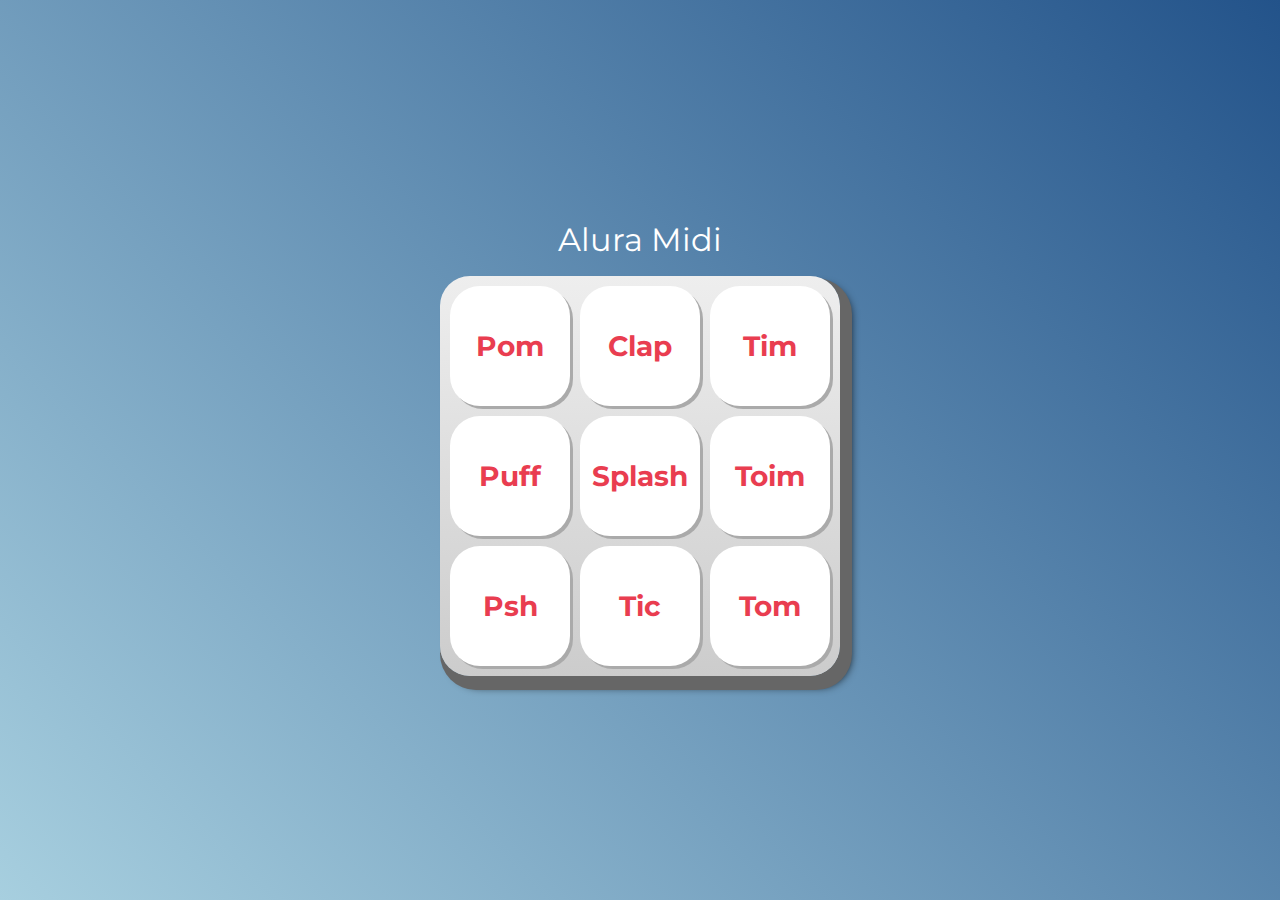
<file: aluramidi/index.html>
<!DOCTYPE html>
<html lang="pt-BR">
<head>
    <meta charset="UTF-8">
    <meta http-equiv="X-UA-Compatible" content="IE=edge">
    <meta name="viewport" content="width=device-width, initial-scale=1.0">

    <title>Alura MIDI</title>

    <link rel="preconnect" href="https://fonts.googleapis.com">
    <link rel="preconnect" href="https://fonts.gstatic.com" crossorigin>
    <link href="https://fonts.googleapis.com/css2?family=Montserrat:wght@500;600&display=swap" rel="stylesheet">

    <link rel="icon" type="image/png" href="images/bateria.png">
    <link rel="stylesheet" href="css/reset.css">
    <link rel="stylesheet" href="css/estilos.css">

</head>
<body>

    <h1>Alura Midi</h1>

    <section class="teclado">
        <button class="tecla tecla_pom">Pom</button>
        <button class="tecla tecla_clap">Clap</button>
        <button class="tecla tecla_tim">Tim</button>

        <button class="tecla tecla_puff">Puff</button>
        <button class="tecla tecla_splash">Splash</button>
        <button class="tecla tecla_toim">Toim</button>

        <button class="tecla tecla_psh">Psh</button>
        <button class="tecla tecla_tic">Tic</button>
        <button class="tecla tecla_tom">Tom</button>
    </section>

    <audio src="sounds/keyq.wav" id="som_tecla_pom"></audio>
    <audio src="sounds/keyw.wav" id="som_tecla_clap"></audio>
    <audio src="sounds/keye.wav" id="som_tecla_tim"></audio>
    <audio src="sounds/keya.wav" id="som_tecla_puff"></audio>
    <audio src="sounds/keys.wav" id="som_tecla_splash"></audio>
    <audio src="sounds/keyd.wav" id="som_tecla_toim"></audio>
    <audio src="sounds/keyz.wav" id="som_tecla_psh"></audio>
    <audio src="sounds/keyx.wav" id="som_tecla_tic"></audio>
    <audio src="sounds/keyc.wav" id="som_tecla_tom"></audio>

    <script src="app.js"></script>
</body>
</html>
</file>
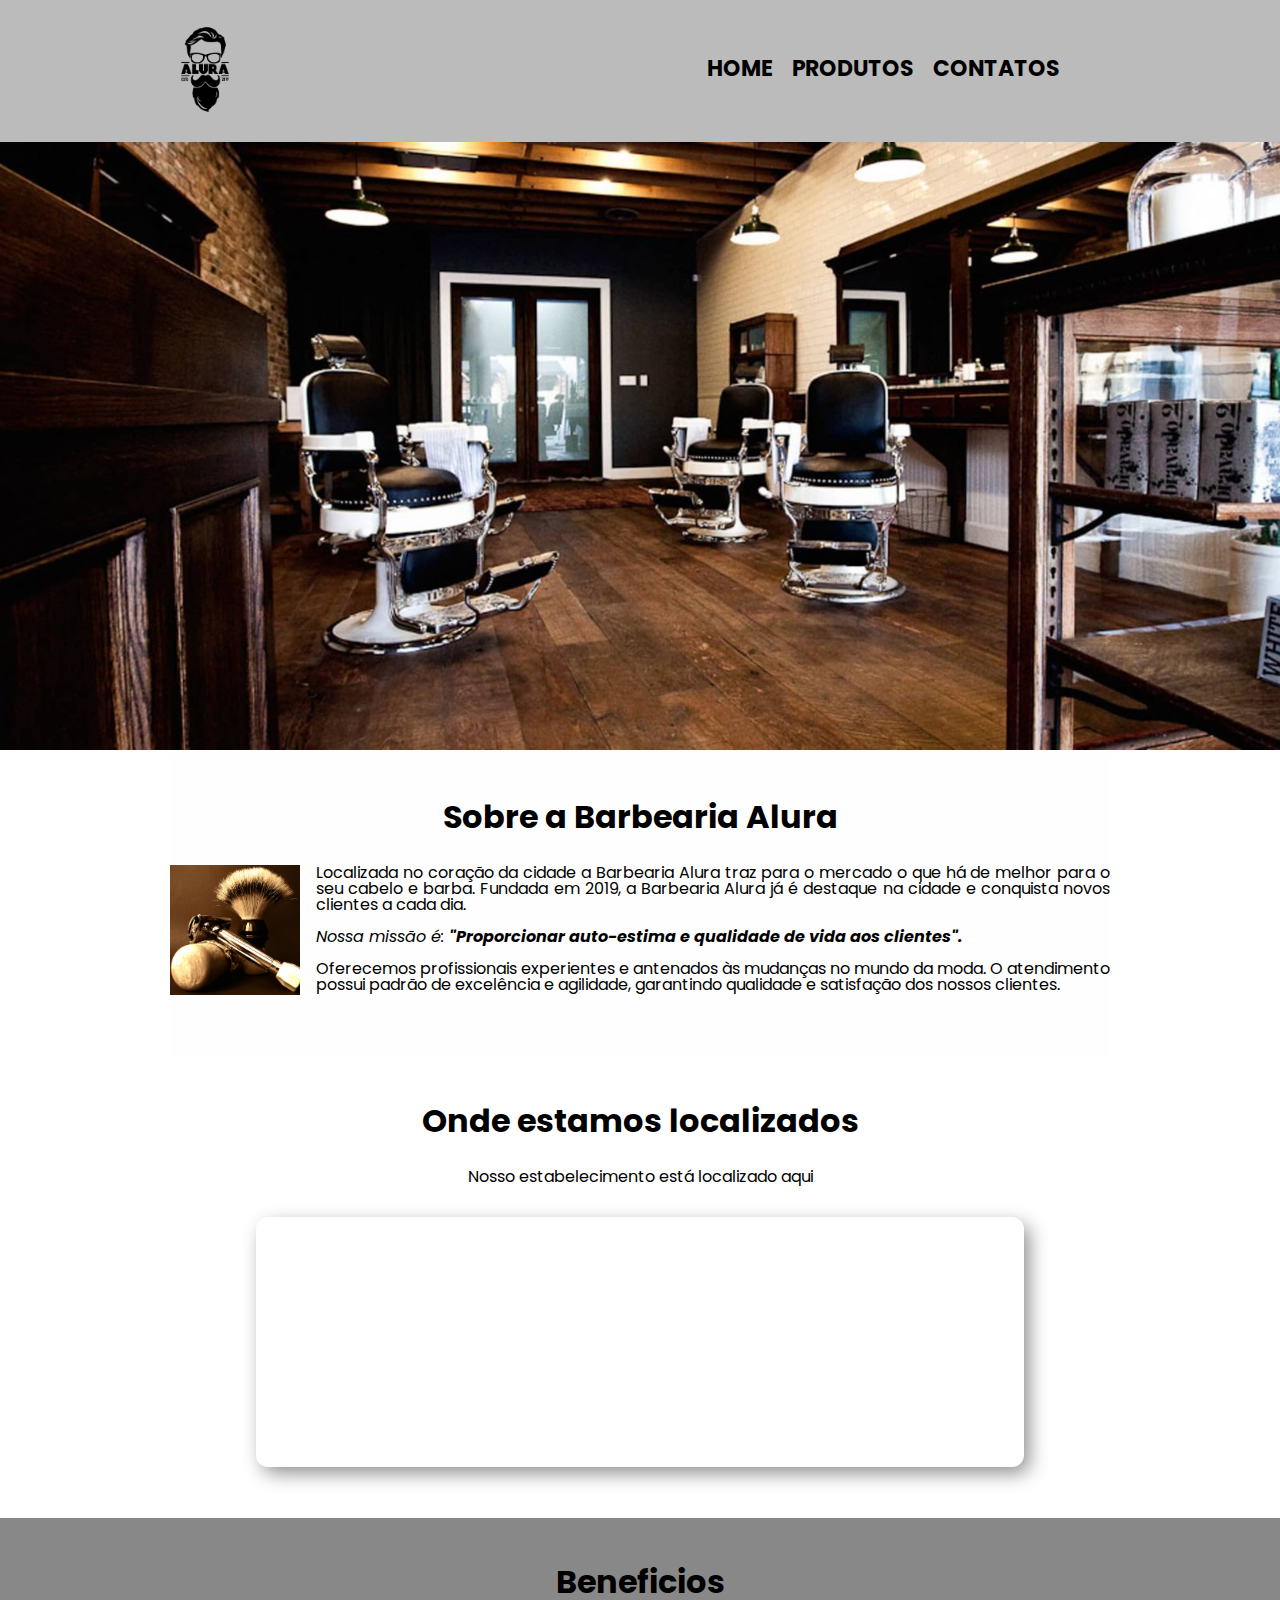
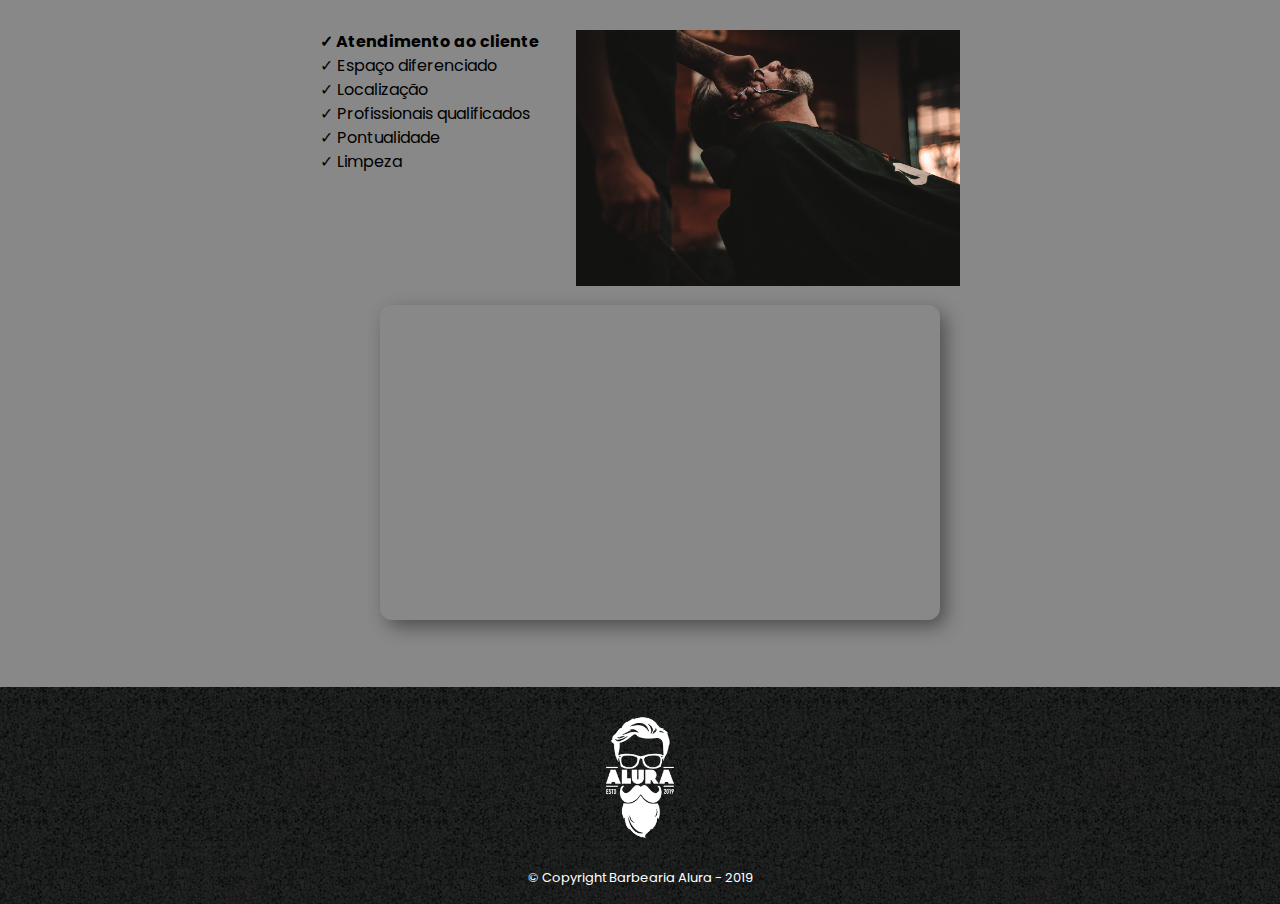
<file: html5_css/index.html>
<!DOCTYPE html>
<html lang="pt-br">

<head>
    <meta charset="UTF-8">
    <title>Barbearia Alura</title>

    <link rel="stylesheet" href="css/reset.css"> 
    <link rel="stylesheet" href="css/style.css">
</head>

<body>
    <header>
        <div class="box">
            <h1><img class="img-header" src="img/logo.png" alt="Logo da Barbearia"></h1>
            <nav>
                <ul>
                    <li><a href="index.html">Home</a></li>
                    <li><a href="produtos.html">Produtos</a></li>
                    <li><a href="contato.html">Contatos</a></li>
                </ul>
            </nav>
        </div>
    </header>

    <img src="img/header.jpg" class="banner">

    <main>
        <section class="principal">
            <h2 class="titulo-principal">Sobre a Barbearia Alura</h2>
            <img src="img/utensilios.jpg" alt="Utensilos de um barbeiro" class="utensilios">
            <p>
                Localizada no coração da cidade a Barbearia Alura traz para o mercado o que há de melhor para o seu
                cabelo e
                barba.
                Fundada em 2019, a Barbearia Alura já é destaque na cidade e conquista novos clientes a cada dia.
            </p>
            <p>
                <em> Nossa missão é: <strong>"Proporcionar auto-estima e qualidade de vida aos clientes".</strong></em>
            </p>
            <p>
                Oferecemos profissionais experientes e antenados às mudanças no mundo da moda. O atendimento possui
                padrão
                de
                excelência e agilidade, garantindo qualidade e satisfação dos nossos clientes.
            </p>
        </section>

        <section class="mapa">
            <h3 class="titulo-principal">Onde estamos localizados</h3>
            <p>Nosso estabelecimento está localizado aqui</p>
            <div class="mapa-conteudo">
                <iframe
                src="https://www.google.com/maps/embed?pb=!1m18!1m12!1m3!1d58513.70489917665!2d-46.717634768749974!3d-23.5646162!2m3!1f0!2f0!3f0!3m2!1i1024!2i768!4f13.1!3m3!1m2!1s0x94ce59541c6c79c3%3A0x36b90a85f0f8cb33!2sGrupo%20Alura!5e0!3m2!1spt-BR!2sbr!4v1659970232447!5m2!1spt-BR!2sbr"
                width="100%" height="250" style="border:0;" allowfullscreen="" loading="lazy"
                referrerpolicy="no-referrer-when-downgrade"></iframe>
            </div>

        </section>

        <section class="beneficios">
            <h3 class="titulo-principal">Beneficios</h3>
            <div class="conteudo-beneficios">
                <ul class="lista-beneficios">
                    <li class="itens">Atendimento ao cliente</li>
                    <li class="itens">Espaço diferenciado</li>
                    <li class="itens">Localização</li>
                    <li class="itens">Profissionais qualificados</li>
                    <li class="itens">Pontualidade</li>
                    <li class="itens">Limpeza</li>
                </ul><img src="img/beneficios.jpg" class="img-beneficios">
            </div>
            <div class="video">
                <iframe width="560" height="315" src="https://www.youtube.com/embed/wcVVXUV0YUY" frameborder="0"
                    allow="accelerometer; autoplay; encrypted-media; gyroscope; picture-in-picture"
                    allowfullscreen></iframe>
            </div>
        </section>
    </main>
    <footer>
        <img src="img/logo-branco.png" alt="Logo da Barbearia">
        <p class="copyright">&copy; Copyright Barbearia Alura - 2019</p>
    </footer>

</body>


</html>
</file>
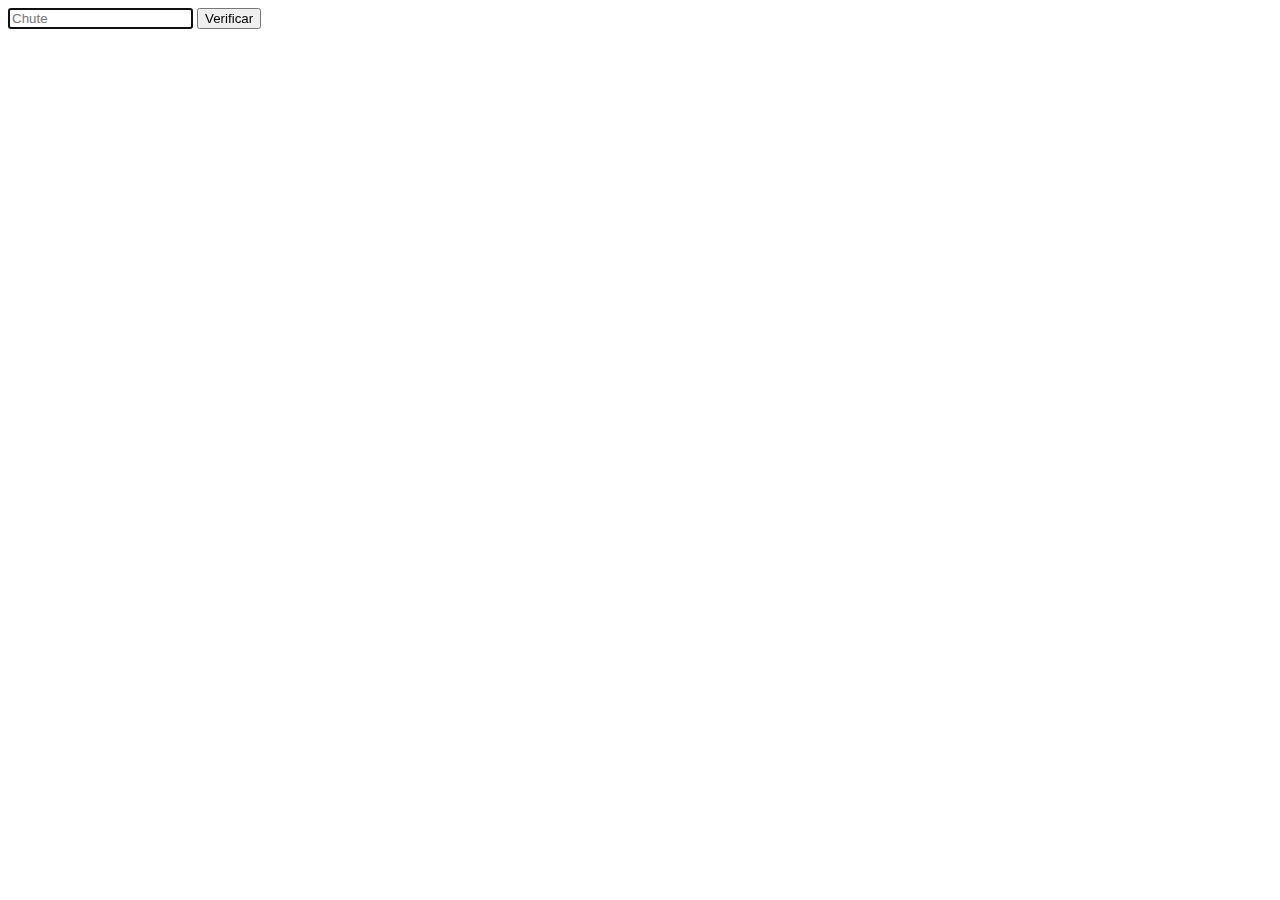
<file: html/clickButton.html>
<!DOCTYPE html>
<html lang="pt-BR">

<head>
    <meta charset="UTF-8">
    <meta http-equiv="X-UA-Compatible" content="IE=edge">
    <meta name="viewport" content="width=device-width, initial-scale=1.0">
    <title>botao</title>
</head>

<body>
    <input type="text" placeholder="Chute">
    <button>Verificar</button>

    <script>
        let segredo = Math.round(Math.random * 10);
        console.log(segredo);
        let input = document.querySelector('input')
        input.focus();

        function verificarChute() {
            if (segredo == input.value) {
                alert("Belo chute. Você acertou!")
            } else {
                alert("Errou!!!!!!")
            }

            input.value = ''
            input.focus()
        }

        const button = document.querySelector('button')
        button.onclick = verificarChute
    </script>
</body>

</html>
</file>
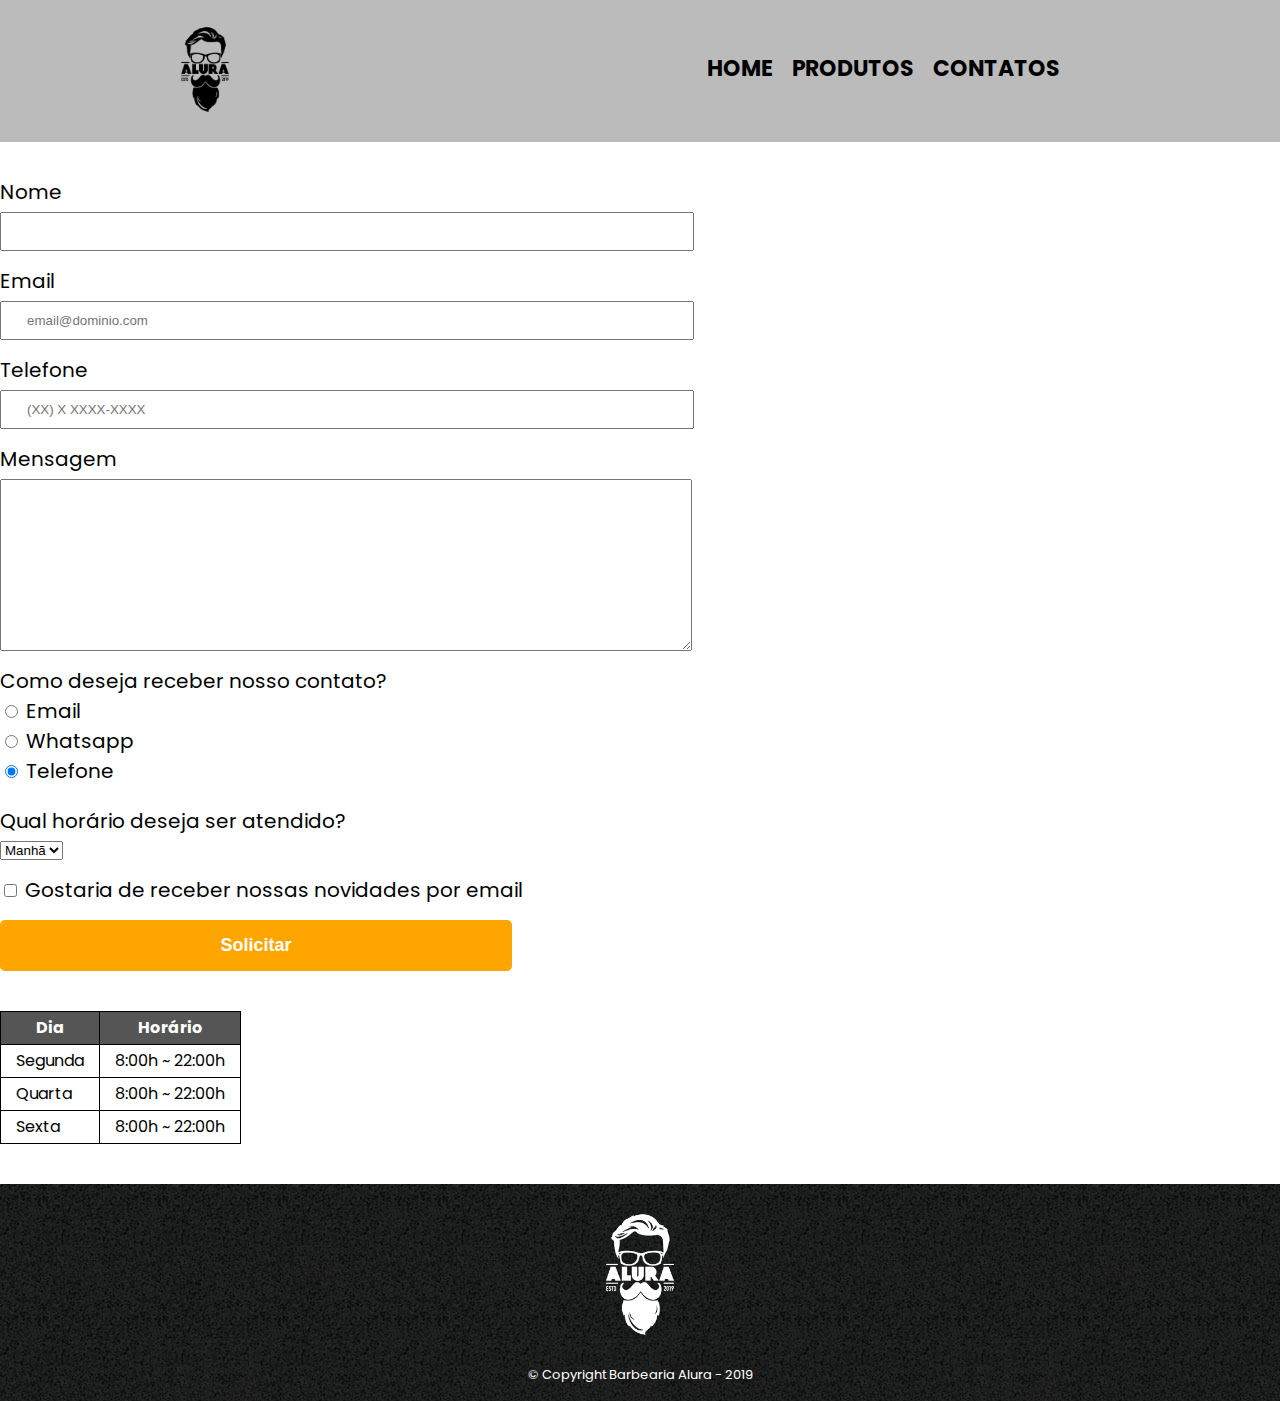
<file: html5_css/contato.html>
<!DOCTYPE html>
<html lang="pt-br">

<head>
    <meta charset="UTF-8">
    <meta http-equiv="X-UA-Compatible" content="IE=edge">
    <meta name="viewport" content="width=device-width, initial-scale=1.0">
    <title>Contato - Barbearia Alura</title>
    <link rel="stylesheet" href="css/reset.css">
    <link rel="stylesheet" href="css/style.css">
</head>

<body>
    <header>
        <div class="box">
            <h1><img src="img/logo.png" alt="Logo da Barbearia"></h1>
            <nav>
                <ul>
                    <li><a href="index.html">Home</a></li>
                    <li><a href="produtos.html">Produtos</a></li>
                    <li><a href="contato.html">Contatos</a></li>
                </ul>
            </nav>
        </div>
    </header>

    <main>
        <form action="">
            <label for="nomesobrenome">Nome</label>
            <input class="input-padrao" type="text" id="nomesobrenome" required>

            <label for="email">Email</label>
            <input class="input-padrao" type="email" id="email" required placeholder="email@dominio.com">

            <label for="telefone">Telefone</label>
            <input class="input-padrao" type="tel" id="telefone" required placeholder="(XX) X XXXX-XXXX">

            <label for="mensagem">Mensagem</label>
            <textarea class="input-padrao" cols="70" rows="10" id="mensagem"></textarea>

            <fieldset>
                <legend>Como deseja receber nosso contato?</legend>

                <label for="radio-email">
                    <input type="radio" name="contato" value="email" id="radio-email">
                    Email
                </label>
                <label for="radio-whatsapp">
                    <input type="radio" name="contato" value="whatsapp" id="radio-whatsapp">
                    Whatsapp
                </label>
                <label for="radio-telefone">
                    <input type="radio" name="contato" value="telefone" id="radio-telefone" checked>
                    Telefone
                </label>
            </fieldset>

            <fieldset class="turno">
                <legend>Qual horário deseja ser atendido?</legend>
                <select name="horario" id="">
                    <option value="">Manhã</option>
                    <option value="">Tarde</option>
                    <option value="">Noite</option>
                </select>
            </fieldset>

            <label for="" class="checkbox">
                <input type="checkbox" name="" id="">
                Gostaria de receber nossas novidades por email
            </label>

            <input type="submit" value="Solicitar" class="enviar">
        </form>

        <table>
            <thead>
                <tr>
                    <th>Dia</th>
                    <th>Horário</th>
                </tr>
            </thead>
            <tbody>
                <tr>
                    <td>Segunda</td>
                    <td>8:00h ~ 22:00h</td>
                </tr>
                <tr>
                    <td>Quarta</td>
                    <td>8:00h ~ 22:00h</td>
                </tr>
                <tr>
                    <td>Sexta</td>
                    <td>8:00h ~ 22:00h</td>
                </tr>
            </tbody>
        </table>
    </main>

    <footer>
        <img src="img/logo-branco.png" alt="Logo da Barbearia">
        <p class="copyright">&copy; Copyright Barbearia Alura - 2019</p>
    </footer>
</body>

</html>
</file>
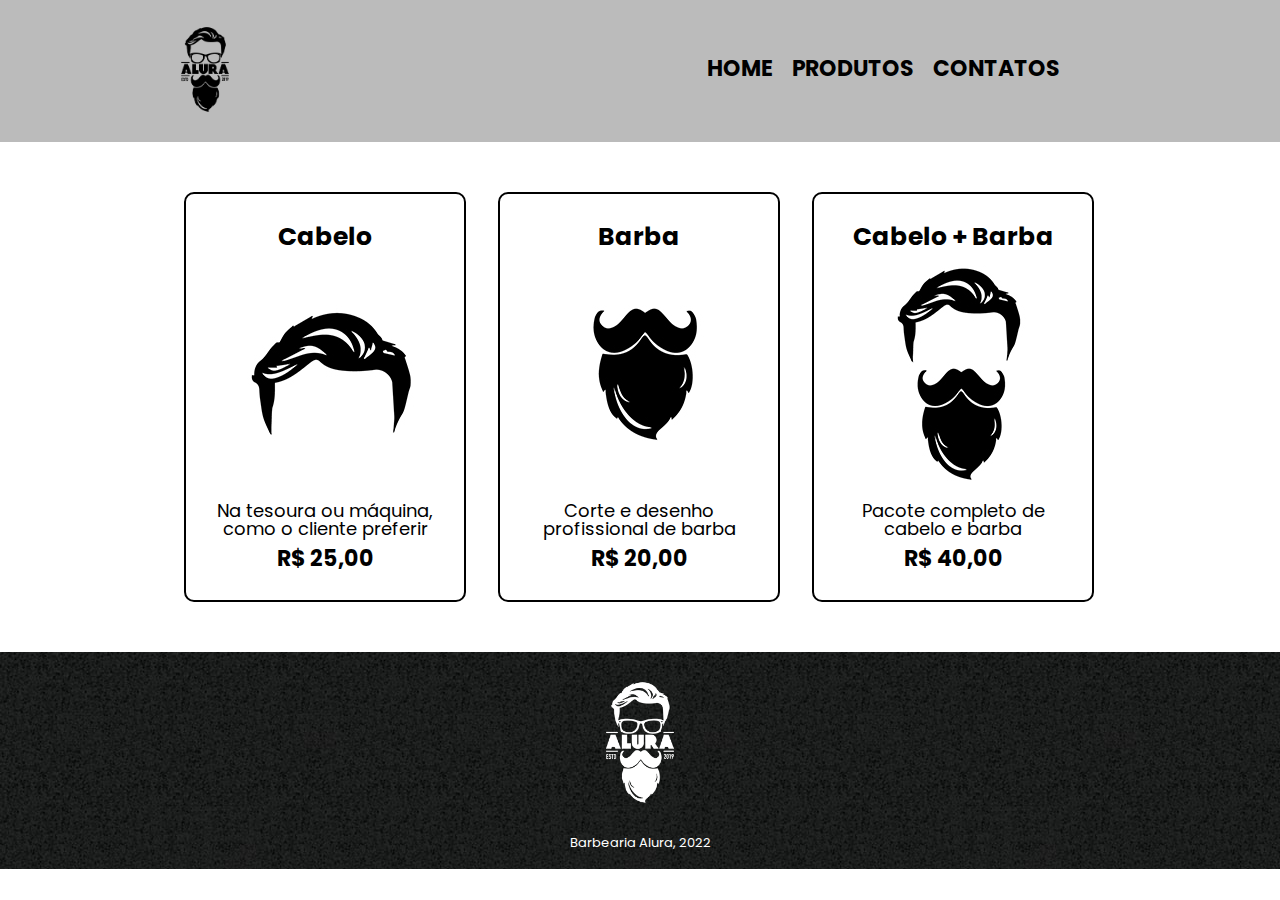
<file: html5_css/produtos.html>
<!DOCTYPE html>
<html lang="pt-br">

<head>
    <meta charset="UTF-8">
    <meta http-equiv="X-UA-Compatible" content="IE=edge">
    <meta name="viewport" content="width=device-width, initial-scale=1.0">
    <title>Produtos - Barbearia Alura</title>
    <link rel="stylesheet" href="css/reset.css">
    <link rel="stylesheet" href="css/style.css">
</head>

<body>
    <header>
        <div class="box">
            <h1><img src="img/logo.png" alt="Logo" id="logo"></h1>
            <nav>
                <ul>
                    <li><a href="index.html">Home</a></li>
                    <li><a href="produtos.html">Produtos</a></li>
                    <li><a href="contato.html">Contatos</a></li>
                </ul>
            </nav>
        </div>
    </header>
    <main>
        <ul class="produtos">
            <li>
                <h2>Cabelo</h2>
                <img src="img/cabelo.jpg" alt="">
                <p class="produto-descricao">Na tesoura ou máquina, como o cliente preferir</p>
                <p class="produto-preco">R$ 25,00</p>
            </li>
            <li>
                <h2>Barba</h2>
                <img src="img/barba.jpg" alt="">
                <p class="produto-descricao">Corte e desenho profissional de barba</p>
                <p class="produto-preco">R$ 20,00</p>
            </li>
            <li>
                <h2>Cabelo + Barba</h2>
                <img src="img/cabelo+barba.jpg" alt="">
                <p class="produto-descricao">Pacote completo de cabelo e barba</p>
                <p class="produto-preco">R$ 40,00</p>
            </li>
        </ul>
    </main>
    <footer>
        <img src="img/logo-branco.png" alt="">
        <p class="copyright">Barbearia Alura, 2022</p>
    </footer>
</body>

</html>
</file>
<file: aluramidi/css/estilos.css>
:root {
  --cinza: #aaa;
  --vermelha: #e93d50;
  --vermelha-escura: #af303f;
  --branca: #fff;
  --luz: rgb(229, 255, 0);
}

body {
  align-items: center;
  background: linear-gradient(45deg, #a7cfdf 0%,#23538a 100%);
  display: flex;
  justify-content: center;
  flex-direction: column;
  font-family: 'Montserrat', sans-serif;
  min-height: 100vh;
}

h1 {
  color: var(--branca);
  margin-bottom: 20px;
  font-size: 2rem;
}

.teclado {
  background: linear-gradient(to bottom, #eeeeee 0%,#cccccc 100%);
  box-shadow: 6px 8px 0 6px #666, 10px 10px 10px #000;
  border-radius: 30px;
  display: grid;
  gap: 10px;
  grid-template-columns: repeat(3, 1fr);
  padding: 10px;
}

.tecla {
  background-color: var(--branca);
  border-radius: 30px;
  box-shadow: 3px 3px 0 var(--cinza);
  color: var(--vermelha);
  cursor: pointer;
  height: 120px;
  font-size: 1.75em;
  font-weight: bold;
  line-height: 120px;
  text-align: center;
  width: 120px;
}

.tecla.ativa,
.tecla:active {
  background-color: var(--vermelha);
  border: 4px solid  var(--vermelha);
  box-shadow: 3px 3px 0 var(--vermelha-escura) inset;
  color: var(--branca);
  outline: none;
}

.tecla.focus,
.tecla:focus {
  outline: none;
  box-shadow: 1px 1px 10px var(--luz);
}

.tecla.active:focus,
.tecla:active:focus {
  box-shadow: 3px 3px 0 var(--vermelha-escura) inset, 1px 1px 10px var(--luz);
}
</file>
<file: html5_css/css/style.css>
@import url("https://fonts.googleapis.com/css2?family=Poppins:wght@300;400;500;600;700;800;900&display=swap");

body {
  font-family: "Poppins", sans-serif;
}

/* navbar */

header {
  background: #bbbbbb;
  padding: 20px 0;
}

header img {
  width: 70px;
}

.box {
  position: relative;
  width: 940px;
  margin: 0 auto;
}

nav {
  position: absolute;
  top: 38px;
  right: 50px;
}

nav li {
  display: inline;
  margin: 0 0 0 15px;
}

nav a {
  text-transform: uppercase;
  color: #000000;
  font-weight: bold;
  font-size: 22px;
  text-decoration: none;
  transition: 0.3s;
}

nav a:hover {
  color: #c78c19;
  text-decoration: none;
  font-size: 2em;
}

/* fim do css do navbar */

.produtos {
  width: 940px;
  margin: 0 auto;
  padding: 50px 0;
}

.produtos li {
  display: inline-block;
  text-align: center;
  width: 30%;
  vertical-align: top;
  margin: 0 1.5%;
  padding: 30px 20px;
  box-sizing: border-box;
  border: 2px solid #000000;
  border-radius: 10px;
}

.produtos li:hover {
  border-color: #c78c19;
}

.produtos li:active {
  border-color: #088c19;
}

.produtos li:hover h2 {
  font-size: 30px;
}

.produtos h2 {
  font-size: 25px;
  font-weight: bold;
}

.produto-descricao {
  font-size: 18px;
}

.produto-preco {
  font-size: 22px;
  font-weight: bold;
  margin-top: 10px;
}

/* begin: css footer */

footer {
  text-align: center;
  background: url("../img/bg.jpg");
  padding: 20px 0;
  color: black;
}

footer img {
  width: 100px;
}

.copyright {
  color: #ffffff;
  font-size: 13px;
  margin: 20px 0 0;
}

/* end: css footer */

form {
  margin: 40px 0;
}

form label,
form legend {
  display: block;
  font-size: 20px;
  margin: 0 0 10px;
}

.input-padrao {
  display: block;
  margin: 0 0 20px;
  padding: 10px 25px;
  width: 50%;
}

.turno {
  margin: 20px 0;
}

.checkbox {
  margin: 20px 0;
}

.enviar {
  width: 40%;
  padding: 15px 0;
  background: orange;
  color: white;
  font-weight: bold;
  font-size: 18px;
  border: none;
  border-radius: 5px;
  transition: 1s all;
  cursor: pointer;
}

.enviar:hover {
  background: darkorange;
  transform: scale(1.2);
}

table {
  margin: 20px 0 40px;
}

thead {
  background: #555555;
  color: white;
  font-weight: bold;
}

td,
th {
  border: 1px solid #000000;
  padding: 8px 15px;
}

/* CSS da página inicial */
.banner {
  width: 100%;
}

.titulo-principal {
  text-align: center;
  font-weight: bold;
  font-size: 2em;
  margin: 0 0 1em;
  clear: left;
}

.principal {
  padding: 3em 0;
  background-color: #fefefe;
  width: 940px;
  margin: 0 auto;
}

.principal p {
  margin: 0 0 1em;
  text-align: justify;
}

.principal strong {
  font-weight: bold;
}

.principal em {
  font-style: italic;
}

.principal .utensilios {
  width: 130px;
  float: left;
  margin: 0 16px 16px 0;
}

.mapa {
  padding: 3em 0;
}

.mapa-conteudo {
  width: 60%;
  margin: 0 auto;
}

.mapa p {
  margin: 0 0 2em;
  text-align: center;
}

.beneficios {
  padding: 3em 0;
  background-color: #888888;
}

.conteudo-beneficios {
  width: 640px;
  margin: 0 auto;
}

.lista-beneficios {
  width: 40%;
  display: inline-block;
  vertical-align: top;
}

.itens {
  line-height: 1.5;
}

.itens:first-child {
  font-weight: bold;
}

.itens:before {
  content: "✓ ";
  /* font-size: smaller; */
}

.img-beneficios {
  width: 60%;
  opacity: 1;
}

.img-beneficios:hover {
  opacity: 0.4;
  transition: 850ms;
}

.video {
  width: 520px;
  margin: 1em auto;
}

iframe {
  border-radius: 12px;
  box-shadow: 6px 7px 19px -1px rgba(0, 0, 0, 0.45);
  transition: 0.5s;
}

iframe:hover {
  transform: scale(1.1);
  margin: 10px;
}

@media screen and (max-width: 480px) {
  .box,
  .principal,
  .conteudo-beneficios,
  .mapa-conteudo,
  .video {
    width: auto;
  }

  h1 {
    text-align: center;
  }

  nav {
    position: static;
  }

  .lista-beneficios,
  .imagem-beneficios {
    width: 100%;
  }
}
</file>
